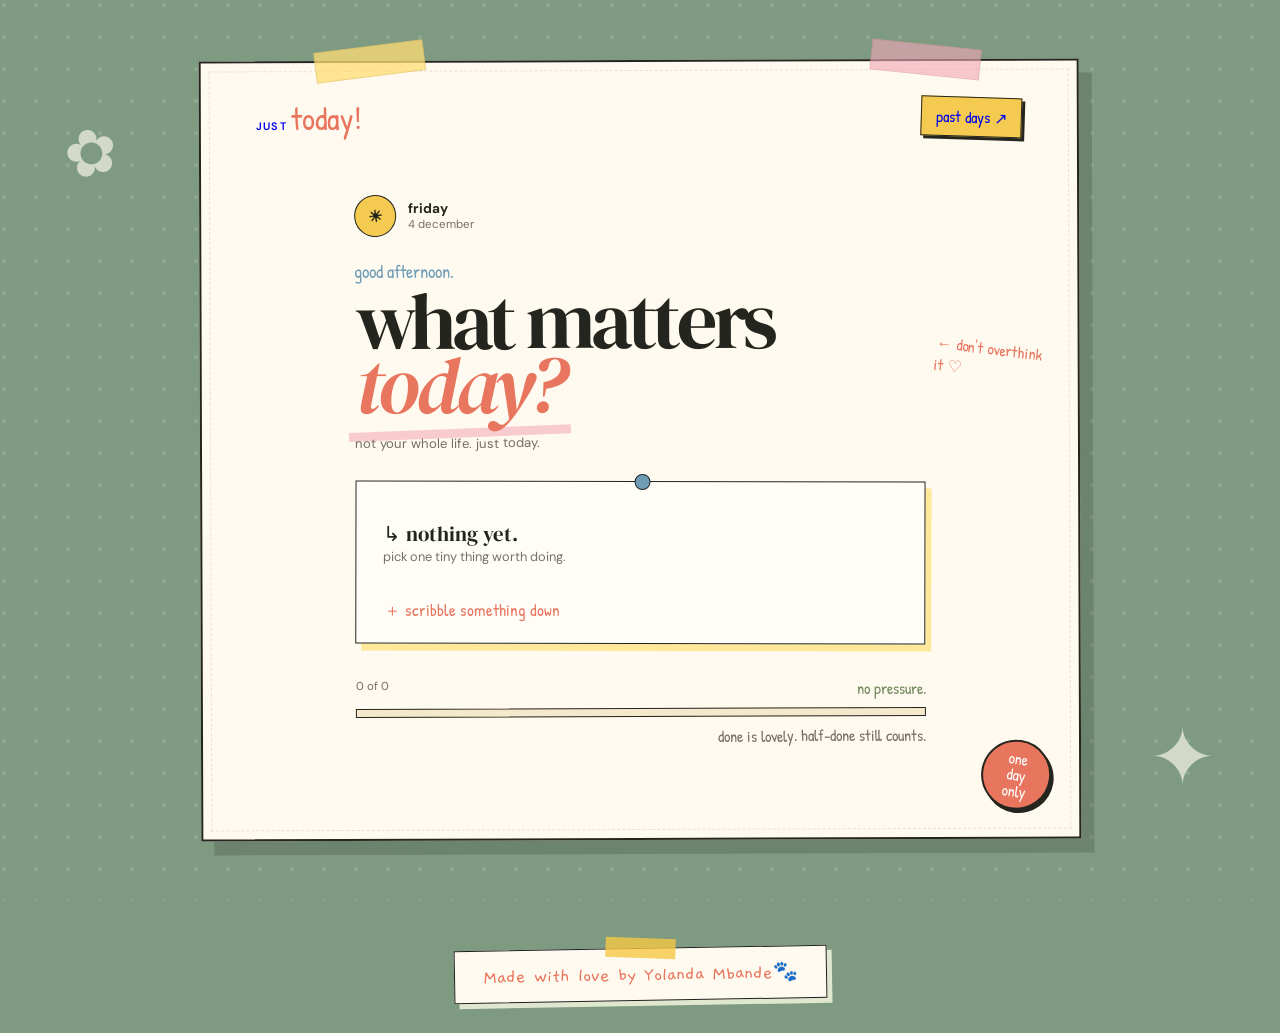
<file: index.html>
<!doctype html>
<html>
  <head>
    <meta charset="utf-8">
    <meta name="viewport" content="width=device-width,initial-scale=1">
    <title>Just Today
    </title>
    <link rel="icon" href="assets/icons/favicon.svg">
    <link rel="preconnect" href="https://fonts.googleapis.com">
    <link rel="preconnect" href="https://fonts.gstatic.com" crossorigin>
    <link rel="stylesheet" href="https://fonts.googleapis.com/css2?family=Gaegu&display=swap">
    <link href="https://fonts.googleapis.com/css2?family=DM+Sans:wght@400;500;600&family=DM+Serif+Display:ital@0;1&family=Patrick+Hand&display=swap" rel="stylesheet">
    <link rel="stylesheet" href="css/style.css">
  </head>
  <body>
    <main class="desk">
      <span class="doodle d1">✿
      </span>
      <span class="doodle d2">✦
      </span>
      <section class="journal">
        <i class="tape t1">
        </i>
        <i class="tape t2">
        </i>
        <header>
          <a class="brand" href="index.html">JUST 
            <b>today!
            </b>
          </a>
          <a class="tab" href="history.html">past days ↗
          </a>
        </header>
        <div class="content">
          <aside>← don't overthink it ♡
          </aside>
          <div class="datebox">
            <b>☀
            </b>
            <div>
              <strong id="day">
              </strong>
              <span id="date">
              </span>
            </div>
          </div>
          <p class="hello" id="hello">
          </p>
          <h1>what matters
            <br>
            <em>today?
            </em>
          </h1>
          <p class="sub">not your whole life. just today.
          </p>
          <section class="note">
            <i class="pin">
            </i>
            <div id="empty" class="empty" hidden>
              <b>↳ nothing yet.
              </b>
              <span>pick one tiny thing worth doing.
              </span>
            </div>
            <ul id="list">
            </ul>
            <form id="addForm">
              <button id="showAdd" class="add" type="button">＋ scribble something down
              </button>
              <div id="fields" hidden>
                <input id="newThing" maxlength="80" placeholder="go outside for a bit..." required>
                <div class="row">
                  <label>
                    <input id="repeat" type="checkbox"> bring this back tomorrow
                  </label>
                  <span>
                    <button id="cancel" type="button">never mind
                    </button>
                    <button class="dark">add it
                    </button>
                  </span>
                </div>
              </div>
            </form>
          </section>
          <footer>
            <div>
              <span id="count">0 of 0
              </span>
              <em id="whisper">no pressure.
              </em>
            </div>
            <div class="track">
              <i id="bar">
              </i>
            </div>
            <small>done is lovely. half-done still counts.
            </small>
          </footer>
        </div>
        <div class="sticker">one
          <br>day
          <br>only
        </div>
      </section>
    </main>
    <dialog id="editDialog">
      <form id="editForm">
        <div class="dialoghead">
          <b>change of plans?
          </b>
          <button id="close" type="button">×
          </button>
        </div>
        <input id="editText" maxlength="80" required>
        <label class="repeat">
          <input id="editRepeat" type="checkbox"> bring this back tomorrow
        </label>
        <div class="actions">
          <button id="remove" class="danger" type="button">delete
          </button>
          <button class="dark">save
          </button>
        </div>
      </form>
    </dialog>
    <script type="module" src="js/app.js">
    </script>
  </body>
   <footer class="site-footer">
  <p>Made with love by Yolanda Mbande<span role="img" aria-label="paw print">🐾</span></p>
</footer>
</html>
</file>
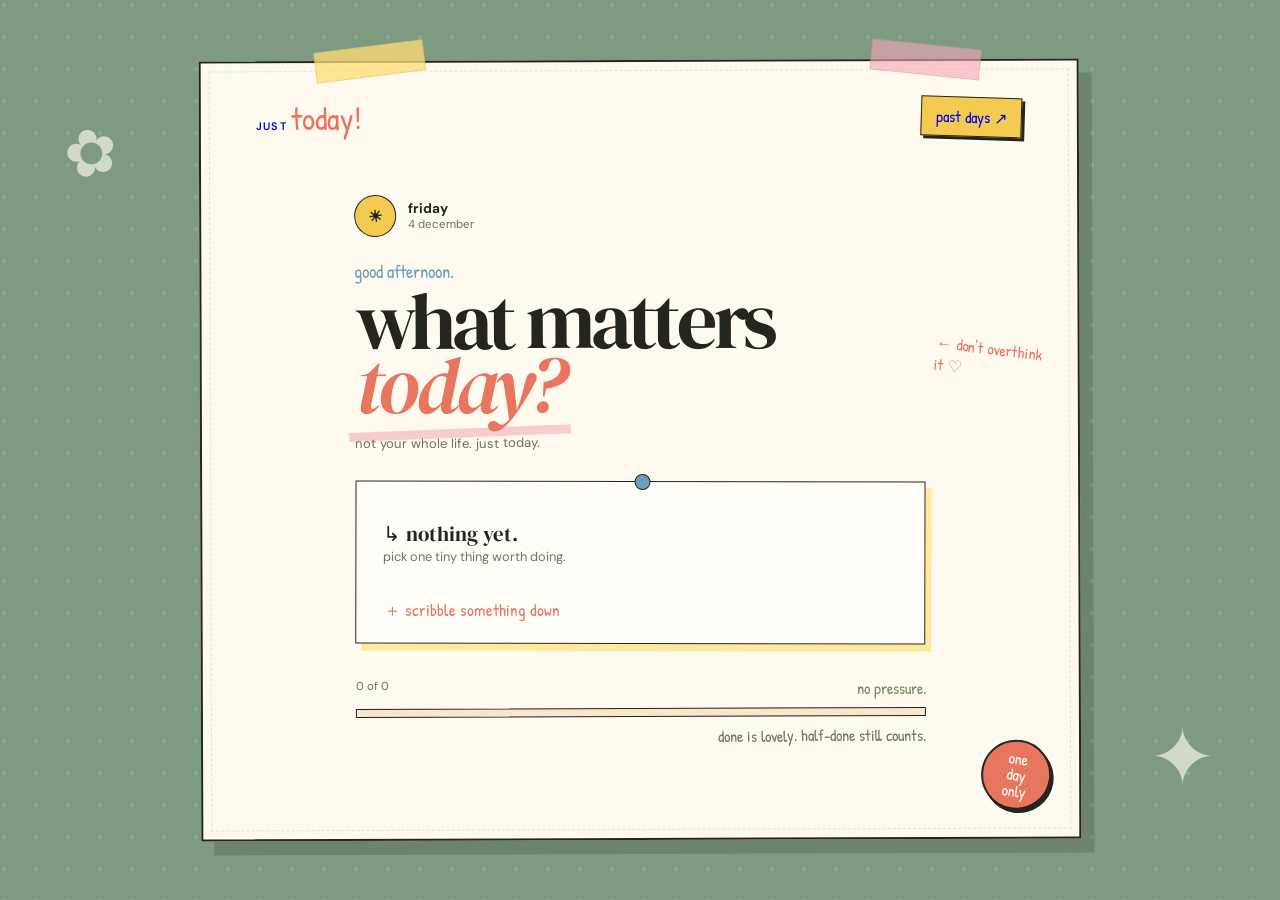
<file: just-today-redesign/index.html>
<!doctype html><html><head><meta charset="utf-8"><meta name="viewport" content="width=device-width,initial-scale=1"><title>Just Today</title><link rel="icon" href="assets/icons/favicon.svg"><link rel="preconnect" href="https://fonts.googleapis.com"><link rel="preconnect" href="https://fonts.gstatic.com" crossorigin><link href="https://fonts.googleapis.com/css2?family=DM+Sans:wght@400;500;600&family=DM+Serif+Display:ital@0;1&family=Patrick+Hand&display=swap" rel="stylesheet"><link rel="stylesheet" href="css/style.css"></head><body><main class="desk"><span class="doodle d1">✿</span><span class="doodle d2">✦</span><section class="journal"><i class="tape t1"></i><i class="tape t2"></i><header><a class="brand" href="index.html">JUST <b>today!</b></a><a class="tab" href="history.html">past days ↗</a></header><div class="content"><aside>← don't overthink it ♡</aside><div class="datebox"><b>☀</b><div><strong id="day"></strong><span id="date"></span></div></div><p class="hello" id="hello"></p><h1>what matters<br><em>today?</em></h1><p class="sub">not your whole life. just today.</p><section class="note"><i class="pin"></i><div id="empty" class="empty" hidden><b>↳ nothing yet.</b><span>pick one tiny thing worth doing.</span></div><ul id="list"></ul><form id="addForm"><button id="showAdd" class="add" type="button">＋ scribble something down</button><div id="fields" hidden><input id="newThing" maxlength="80" placeholder="go outside for a bit..." required><div class="row"><label><input id="repeat" type="checkbox"> bring this back tomorrow</label><span><button id="cancel" type="button">never mind</button><button class="dark">add it</button></span></div></div></form></section><footer><div><span id="count">0 of 0</span><em id="whisper">no pressure.</em></div><div class="track"><i id="bar"></i></div><small>done is lovely. half-done still counts.</small></footer></div><div class="sticker">one<br>day<br>only</div></section></main><dialog id="editDialog"><form id="editForm"><div class="dialoghead"><b>change of plans?</b><button id="close" type="button">×</button></div><input id="editText" maxlength="80" required><label class="repeat"><input id="editRepeat" type="checkbox"> bring this back tomorrow</label><div class="actions"><button id="remove" class="danger" type="button">delete</button><button class="dark">save</button></div></form></dialog><script type="module" src="js/app.js"></script></body></html>
</file>
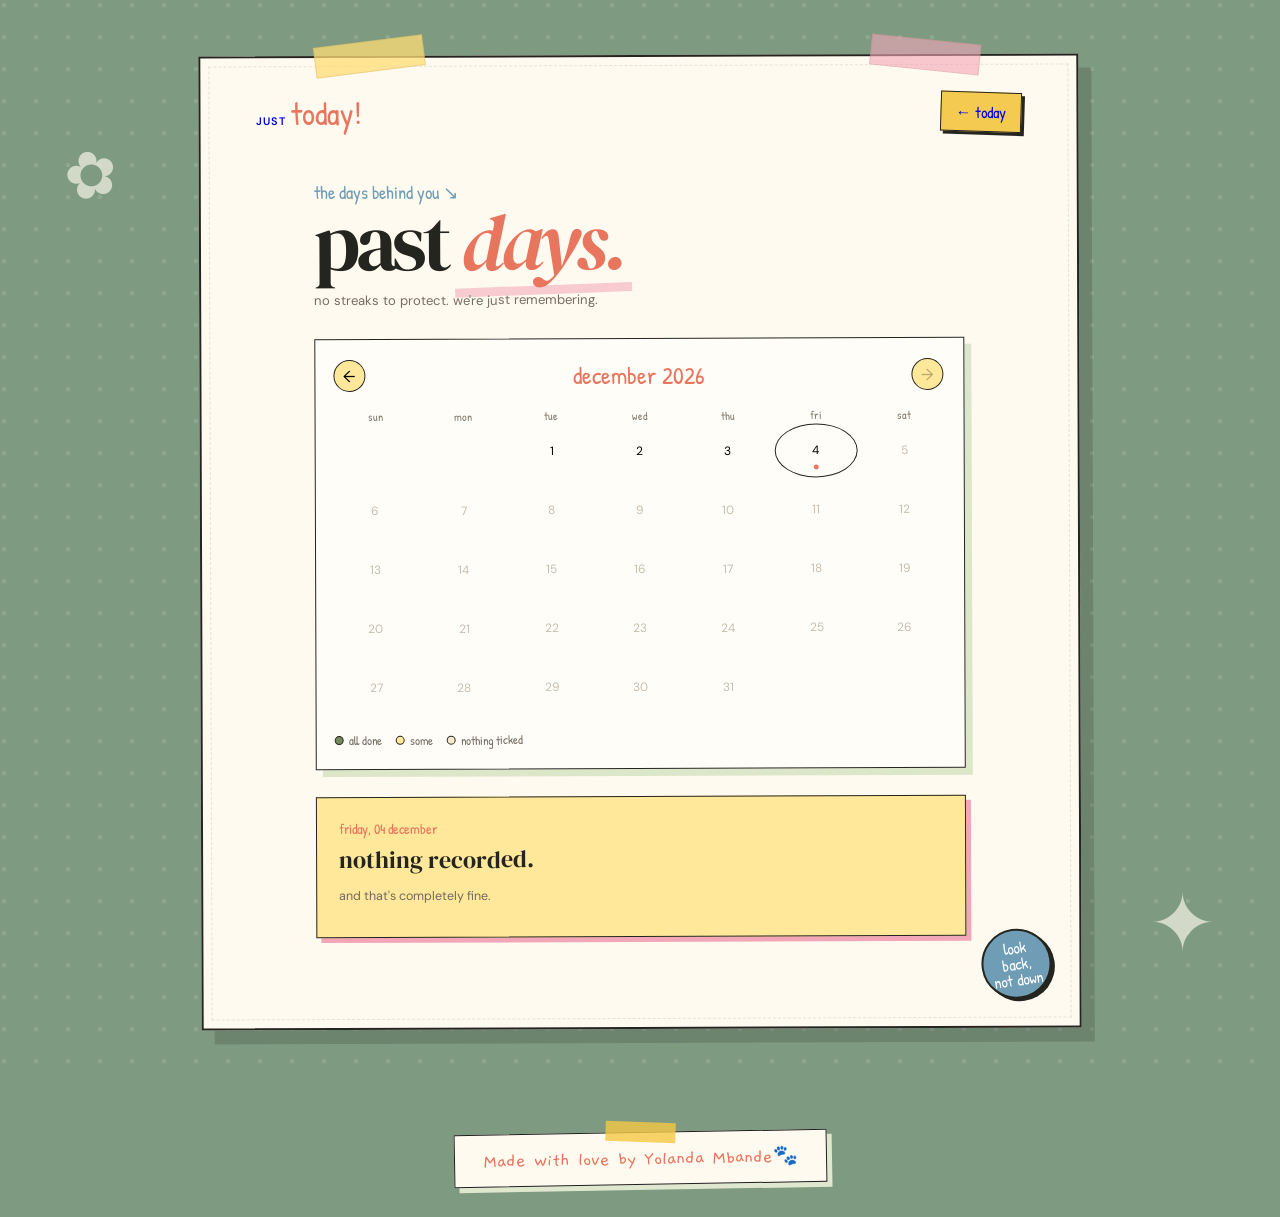
<file: history.html>
<!doctype html>
<html>
  <head>
    <meta charset="utf-8">
    <meta name="viewport" content="width=device-width,initial-scale=1">
    <title>Past Days — Just Today
    </title>
    <link rel="icon" href="assets/icons/favicon.svg">
    <link rel="preconnect" href="https://fonts.googleapis.com">
    <link rel="preconnect" href="https://fonts.gstatic.com" crossorigin>
    <link rel="stylesheet" href="https://fonts.googleapis.com/css2?family=Gaegu&display=swap">
    <link href="https://fonts.googleapis.com/css2?family=DM+Sans:wght@400;500;600&family=DM+Serif+Display:ital@0;1&family=Patrick+Hand&display=swap" rel="stylesheet">
    <link rel="stylesheet" href="css/style.css">
  </head>
  <body>
    <main class="desk">
      <span class="doodle d1">✿
      </span>
      <span class="doodle d2">✦
      </span>
      <section class="journal">
        <i class="tape t1">
        </i>
        <i class="tape t2">
        </i>
        <header>
          <a class="brand" href="index.html">JUST 
            <b>today!
            </b>
          </a>
          <a class="tab" href="index.html">← today
          </a>
        </header>
        <div class="history">
          <p class="hello">the days behind you ↘
          </p>
          <h1>past 
            <em>days.
            </em>
          </h1>
          <p class="sub">no streaks to protect. we're just remembering.
          </p>
          <section class="calendar">
            <div class="monthbar">
              <button id="prev">←
              </button>
              <h2 id="month">
              </h2>
              <button id="next">→
              </button>
            </div>
            <div class="week">
              <span>sun
              </span>
              <span>mon
              </span>
              <span>tue
              </span>
              <span>wed
              </span>
              <span>thu
              </span>
              <span>fri
              </span>
              <span>sat
              </span>
            </div>
            <div id="grid" class="grid">
            </div>
            <div class="key">
              <span>
                <i class="done">
                </i>all done
              </span>
              <span>
                <i class="some">
                </i>some
              </span>
              <span>
                <i class="none">
                </i>nothing ticked
              </span>
            </div>
          </section>
          <section id="detail" class="detail">
            <small>pick a day ↑
            </small>
            <h2>the little things live here.
            </h2>
            <p>click any past day to have a look.
            </p>
          </section>
        </div>
        <div class="sticker blue">look
          <br>back,
          <br>not down
        </div>
      </section>
    </main>
    <script type="module" src="js/history.js">
    </script>
  </body>

  <footer class="site-footer">
  <p>Made with love by Yolanda Mbande<span role="img" aria-label="paw print">🐾</span></p>
</footer>
</html>
</file>
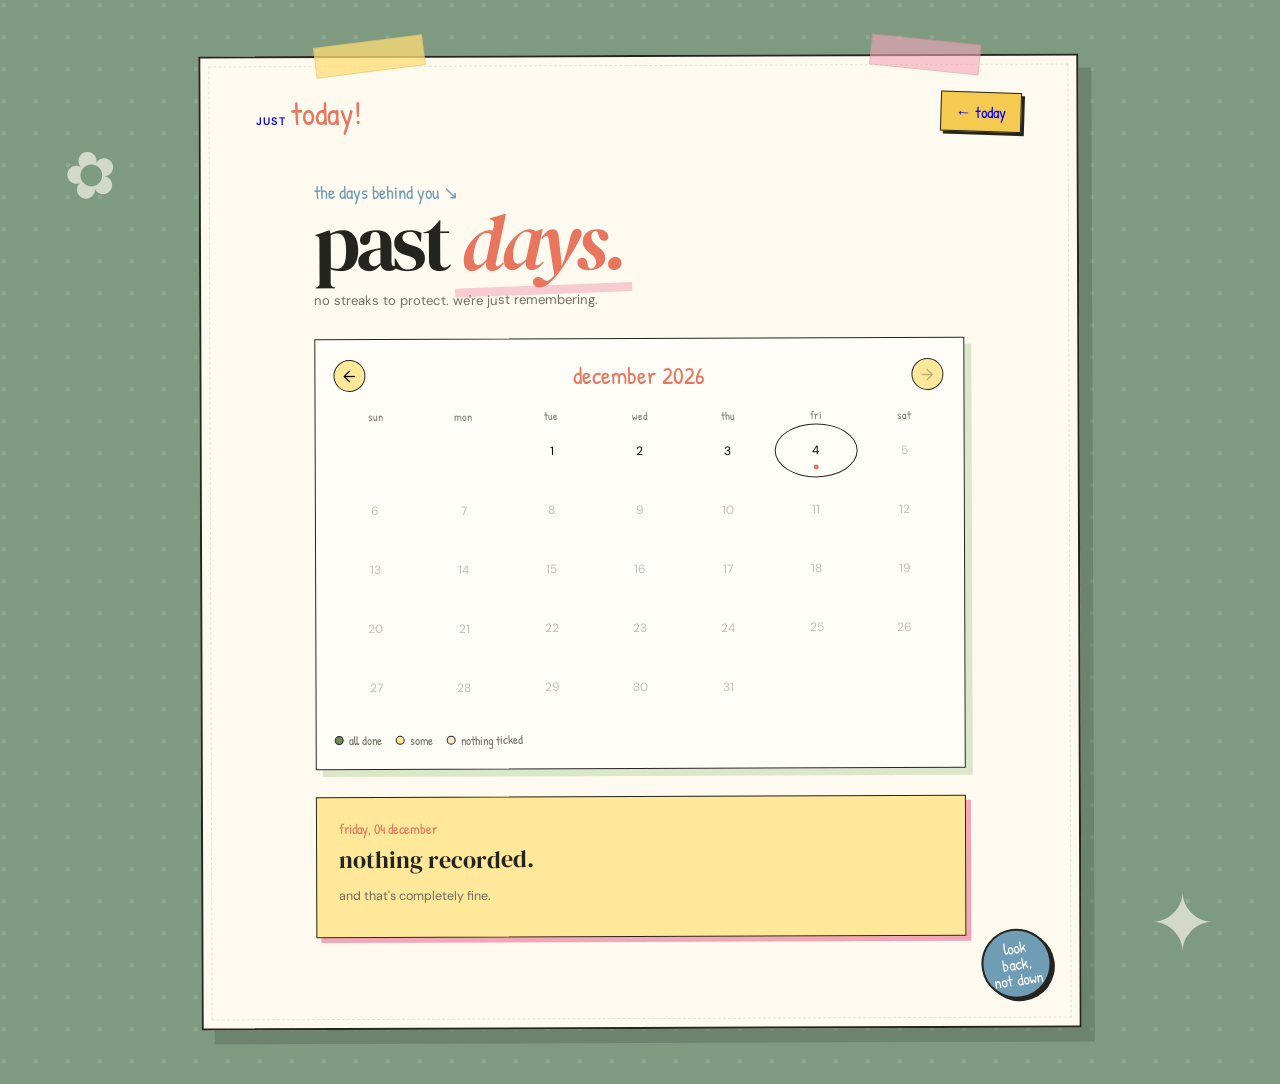
<file: just-today-redesign/history.html>
<!doctype html><html><head><meta charset="utf-8"><meta name="viewport" content="width=device-width,initial-scale=1"><title>Past Days — Just Today</title><link rel="icon" href="assets/icons/favicon.svg"><link rel="preconnect" href="https://fonts.googleapis.com"><link rel="preconnect" href="https://fonts.gstatic.com" crossorigin><link href="https://fonts.googleapis.com/css2?family=DM+Sans:wght@400;500;600&family=DM+Serif+Display:ital@0;1&family=Patrick+Hand&display=swap" rel="stylesheet"><link rel="stylesheet" href="css/style.css"></head><body><main class="desk"><span class="doodle d1">✿</span><span class="doodle d2">✦</span><section class="journal"><i class="tape t1"></i><i class="tape t2"></i><header><a class="brand" href="index.html">JUST <b>today!</b></a><a class="tab" href="index.html">← today</a></header><div class="history"><p class="hello">the days behind you ↘</p><h1>past <em>days.</em></h1><p class="sub">no streaks to protect. we're just remembering.</p><section class="calendar"><div class="monthbar"><button id="prev">←</button><h2 id="month"></h2><button id="next">→</button></div><div class="week"><span>sun</span><span>mon</span><span>tue</span><span>wed</span><span>thu</span><span>fri</span><span>sat</span></div><div id="grid" class="grid"></div><div class="key"><span><i class="done"></i>all done</span><span><i class="some"></i>some</span><span><i class="none"></i>nothing ticked</span></div></section><section id="detail" class="detail"><small>pick a day ↑</small><h2>the little things live here.</h2><p>click any past day to have a look.</p></section></div><div class="sticker blue">look<br>back,<br>not down</div></section></main><script type="module" src="js/history.js"></script></body></html>
</file>
<file: css/style.css>
:root {
  --paper:#fffaf0;
  --ink:#25251f;
  --yellow:#f4cb50;
  --coral:#e8755e;
  --pink:#f3a6b8;
  --blue:#6f9db6;
  --green:#71895c;
  --cream:#f5e8cb;
  --line:#d9cfbd;
  --desk:#7e9b82
}

* {
  box-sizing:border-box
}

body {
  margin:0;
  min-height:100vh;
  background:var(--desk);
  color:var(--ink);
  font-family:"DM Sans",sans-serif
}

button,input {
  font:inherit
}

.desk {
  position:relative;
  min-height:100vh;
  padding:55px 24px;
  display:grid;
  place-items:center;
  overflow:hidden;
  background:radial-gradient(circle at 12% 16%,#ffffff1f 0 2px,transparent 2.5px),var(--desk);
  background-size:32px 32px
}

.journal {
  position:relative;
  width:min(100%,880px);
  min-height:780px;
  padding:34px 55px 60px;
  background:var(--paper);
  border:2px solid var(--ink);
  box-shadow:13px 14px 0 #25251f33;
  transform:rotate(-.2deg)
}

.journal:after {
  content:"";
  position:absolute;
  inset:8px;
  border:1px dashed #25251f1c;
  pointer-events:none
}

.tape {
  position:absolute;
  z-index:5;
  top:-17px;
  width:110px;
  height:31px;
  background:#ffdd76bf;
  border:1px solid #775c1b1f
}

.t1 {
  left:13%;
  transform:rotate(-7deg)
}

.t2 {
  right:11%;
  transform:rotate(6deg);
  background:#f3a6b899
}

header {
  position:relative;
  z-index:6;
  display:flex;
  justify-content:space-between;
  align-items:center
}

header a {
  text-decoration:none
}

.brand {
  font-size:.68rem;
  font-weight:600;
  letter-spacing:.12em
}

.brand b {
  font:400 2rem "Patrick Hand";
  letter-spacing:0;
  color:var(--coral)
}

.tab {
  padding:8px 14px;
  background:var(--yellow);
  border:1.5px solid var(--ink);
  box-shadow:3px 3px 0 var(--ink);
  font:1rem "Patrick Hand";
  transform:rotate(2deg)
}

.content,.history {
  position:relative;
  z-index:2;
  width:min(100%,570px);
  margin:55px auto 30px
}

.history {
  width:min(100%,650px);
  margin-top:45px
}

.content aside {
  position:absolute;
  right:-125px;
  top:145px;
  width:115px;
  color:var(--coral);
  font:1rem "Patrick Hand";
  transform:rotate(7deg)
}

.datebox {
  display:flex;
  gap:12px;
  align-items:center;
  margin-bottom:22px
}

.datebox>b {
  display:grid;
  place-items:center;
  width:42px;
  height:42px;
  border-radius:50%;
  background:var(--yellow);
  border:1.5px solid var(--ink);
  transform:rotate(-8deg)
}

.datebox div {
  display:flex;
  flex-direction:column
}

.datebox strong {
  font-size:.85rem;
  text-transform:lowercase
}

.datebox span {
  font-size:.72rem;
  color:#756e64
}

.hello {
  margin:0 0 5px;
  color:var(--blue);
  font:1.15rem "Patrick Hand"
}

h1 {
  margin:0;
  font:400 clamp(3rem,8vw,5rem)/.8 "DM Serif Display";
  letter-spacing:-.055em
}

h1 em {
  position:relative;
  color:var(--coral);
  font-weight:400
}

h1 em:after {
  content:"";
  position:absolute;
  z-index:-1;
  left:-3%;
  right:-4%;
  bottom:2px;
  height:9px;
  background:var(--pink);
  opacity:.55;
  transform:rotate(-2deg)
}

.sub {
  margin:18px 0 30px;
  color:#746e64;
  font-size:.82rem
}

.note {
  position:relative;
  padding:12px 22px 20px;
  background:#fffdf8;
  border:1.5px solid var(--ink);
  box-shadow:6px 7px 0 #ffe89a;
  transform:rotate(.3deg)
}

.pin {
  position:absolute;
  top:-8px;
  left:49%;
  width:16px;
  height:16px;
  border-radius:50%;
  background:var(--blue);
  border:1.5px solid var(--ink)
}

ul {
  list-style:none;
  padding:0;
  margin:0
}

.thing {
  display:grid;
  grid-template-columns:30px minmax(0,1fr) 35px;
  gap:10px;
  align-items:center;
  min-height:58px;
  border-bottom:1px dashed var(--line)
}

.check {
  width:23px;
  height:23px;
  padding:0;
  border:1.5px solid var(--ink);
  background:var(--paper);
  cursor:pointer;
  transform:rotate(-4deg)
}

.thing:nth-child(even) .check {
  border-radius:50%
}

.check span {
  opacity:0
}

.thing.complete .check {
  background:var(--green);
  color:white
}

.thing.complete .check span {
  opacity:1
}

.text {
  font-size:.91rem;
  overflow-wrap:anywhere
}

.thing.complete .text {
  color:#817b71;
  text-decoration:line-through 2px var(--coral)
}

.repeatmark {
  margin-left:7px;
  color:var(--blue)
}

.edit {
  opacity:.3;
  border:0;
  background:none;
  cursor:pointer;
  font-size:1.1rem
}

.thing:hover .edit {
  opacity:1
}

.add {
  margin-top:15px;
  border:0;
  background:none;
  color:var(--coral);
  font:1.05rem "Patrick Hand";
  cursor:pointer
}

.empty {
  padding:25px 5px 18px;
  display:grid
}

.empty b {
  font:1.3rem "DM Serif Display"
}

.empty span {
  font-size:.8rem;
  color:#777066
}

[hidden] {
  display:none!important
}

#fields {
  padding-top:15px
}

#fields>input,dialog input[type=text] {
  width:100%;
  padding:10px 3px;
  border:0;
  border-bottom:2px solid var(--blue);
  outline:0;
  background:none;
  font:1.3rem "Patrick Hand"
}

.row,.actions {
  display:flex;
  justify-content:space-between;
  align-items:center;
  gap:10px;
  margin-top:13px
}

.row label,.repeat {
  font:.86rem "Patrick Hand";
  color:#6e685e
}

.row button,.actions button {
  border:0;
  background:none;
  padding:7px 10px;
  cursor:pointer;
  font:.9rem "Patrick Hand"
}

.dark {
  background:var(--ink)!important;
  color:white!important;
  box-shadow:2px 2px 0 var(--coral)
}

input[type=checkbox] {
  accent-color:var(--green)
}

footer {
  margin-top:34px
}

footer>div:first-child {
  display:flex;
  justify-content:space-between;
  font-size:.72rem;
  color:#716b62
}

footer em,footer small {
  font:1rem "Patrick Hand";
  color:var(--green)
}

footer small {
  display:block;
  text-align:right;
  margin-top:8px;
  color:#777066
}

.track {
  height:9px;
  margin-top:8px;
  background:var(--cream);
  border:1px solid var(--ink)
}

.track i {
  display:block;
  width:0;
  height:100%;
  background:repeating-linear-gradient(-45deg,var(--yellow),var(--yellow) 7px,var(--coral) 7px,var(--coral) 10px);
  transition:width .3s
}

.sticker {
  position:absolute;
  z-index:4;
  right:28px;
  bottom:27px;
  width:70px;
  height:70px;
  display:grid;
  place-items:center;
  text-align:center;
  border-radius:50%;
  background:var(--coral);
  color:white;
  border:2px solid var(--ink);
  box-shadow:3px 3px 0 var(--ink);
  font:1rem/1 "Patrick Hand";
  transform:rotate(9deg)
}

.sticker.blue {
  background:var(--blue);
  transform:rotate(-8deg)
}

.doodle {
  position:absolute;
  color:#fffaf0a6;
  font:4rem "Patrick Hand"
}

.d1 {
  left:5%;
  top:12%;
  transform:rotate(-15deg)
}

.d2 {
  right:5%;
  bottom:10%;
  font-size:5rem
}

.calendar {
  width:100%;
  overflow:hidden;
  padding:20px 18px;
  background:#fffdf8;
  border:1.5px solid var(--ink);
  box-shadow:7px 7px 0 #dce6c9
}

.monthbar {
  display:grid;
  grid-template-columns:34px minmax(0,1fr) 34px;
  align-items:center;
  margin-bottom:17px
}

.monthbar h2 {
  margin:0;
  text-align:center;
  font:1.5rem "Patrick Hand";
  color:var(--coral)
}

.monthbar button {
  width:32px;
  height:32px;
  border:1px solid var(--ink);
  border-radius:50%;
  background:#ffe89a;
  cursor:pointer
}

.week,.grid {
  width:100%;
  display:grid;
  grid-template-columns:repeat(7,minmax(0,1fr));
  gap:5px
}

.week {
  text-align:center;
  font:.72rem "Patrick Hand";
  color:#827b70
}

.day {
  position:relative;
  width:100%;
  min-width:0;
  height:54px;
  padding:0;
  border:1px solid transparent;
  background:none;
  display:grid;
  place-items:center;
  cursor:pointer;
  font-size:.75rem
}

.day:disabled {
  color:#c6beb1
}

.day.selected {
  border:1.5px solid var(--ink)!important;
  border-radius:50%
}

.day.today:after {
  content:"";
  position:absolute;
  bottom:7px;
  width:5px;
  height:5px;
  border-radius:50%;
  background:var(--coral)
}

.day.status-done {
  background:var(--green);
  color:white;
  border-radius:48%
}

.day.status-some {
  background:#ffe89a;
  border-radius:45% 55%
}

.day.status-none {
  background:var(--cream);
  border-radius:50%
}

.key {
  display:flex;
  gap:14px;
  flex-wrap:wrap;
  margin-top:17px;
  font:.78rem "Patrick Hand";
  color:#756f65
}

.key span {
  display:flex;
  align-items:center;
  gap:5px
}

.key i {
  width:9px;
  height:9px;
  border:1px solid var(--ink);
  border-radius:50%
}

.key .done {
  background:var(--green)
}

.key .some {
  background:#ffe89a
}

.key .none {
  background:var(--cream)
}

.detail {
  margin-top:27px;
  padding:20px 22px;
  background:#ffe89a;
  border:1.5px solid var(--ink);
  box-shadow:5px 5px 0 var(--pink)
}

.detail small {
  color:var(--coral);
  font:.9rem "Patrick Hand"
}

.detail h2 {
  margin:4px 0;
  font:400 1.5rem "DM Serif Display"
}

.detail p {
  font-size:.78rem;
  color:#706a60
}

.detail ul {
  margin-top:15px
}

.detail li {
  padding:9px 0;
  border-bottom:1px dashed #25251f40;
  font-size:.83rem
}

.detail li.done {
  text-decoration:line-through 2px var(--coral)
}

dialog {
  width:min(calc(100% - 30px),430px);
  padding:0;
  border:2px solid var(--ink);
  background:var(--paper);
  box-shadow:8px 8px 0 var(--ink)
}

dialog::backdrop {
  background:#25251f59
}

dialog form {
  padding:24px
}

.dialoghead {
  display:flex;
  justify-content:space-between
}

.dialoghead b {
  font:1.35rem "Patrick Hand"
}

.dialoghead button {
  border:0;
  background:none;
  font-size:1.5rem
}

.repeat {
  display:block;
  margin-top:14px
}

.danger {
  color:var(--coral)!important
}

@media(max-width:820px) {
  .content aside {
  display:none
}

}

@media(max-width:650px) {
  .desk {
  padding:18px 12px;
  display:block;
  overflow:visible
}

.journal {
  width:100%;
  min-height:calc(100vh - 36px);
  padding:25px 20px 70px;
  transform:none;
  box-shadow:7px 8px 0 #25251f33
}

.tape {
  width:75px
}

.content,.history {
  margin-top:45px
}

h1 {
  font-size:3.5rem
}

.note {
  padding-inline:15px
}

.calendar {
  padding:15px 8px
}

.week,.grid {
  gap:2px
}

.day {
  height:43px;
  font-size:.68rem
}

.sticker {
  width:58px;
  height:58px;
  right:17px;
  bottom:18px;
  font-size:.85rem
}

.doodle {
  display:none
}

}
.site-footer {
  position: relative;
  width: fit-content;
  margin: 48px auto 32px;
  padding: 12px 28px;
  background: #fffaf0;
  border: 1.5px solid #1f1f1f;
  box-shadow: 5px 5px 0 #dfe8cf;
  transform: rotate(-1deg);
  text-align: center;
  font-family: "Gaegu", cursive;
  font-size: 1.25rem;
  color: #e8735a;
}

.site-footer p { margin: 0; }

/* tape strip */
.site-footer::before {
  content: "";
  position: absolute;
  top: -11px;
  left: 50%;
  width: 70px;
  height: 20px;
  background: rgba(246, 201, 69, 0.8);
  transform: translateX(-50%) rotate(3deg);
}

/* the paw gives a little wiggle on hover */
.site-footer span {
  display: inline-block;
  transition: transform 0.2s;
}
.site-footer:hover span {
  transform: rotate(-15deg) scale(1.2);
}
</file>
<file: just-today-redesign/css/style.css>
:root{--paper:#fffaf0;--ink:#25251f;--yellow:#f4cb50;--coral:#e8755e;--pink:#f3a6b8;--blue:#6f9db6;--green:#71895c;--cream:#f5e8cb;--line:#d9cfbd;--desk:#7e9b82}*{box-sizing:border-box}body{margin:0;min-height:100vh;background:var(--desk);color:var(--ink);font-family:"DM Sans",sans-serif}button,input{font:inherit}.desk{position:relative;min-height:100vh;padding:55px 24px;display:grid;place-items:center;overflow:hidden;background:radial-gradient(circle at 12% 16%,#ffffff1f 0 2px,transparent 2.5px),var(--desk);background-size:32px 32px}.journal{position:relative;width:min(100%,880px);min-height:780px;padding:34px 55px 60px;background:var(--paper);border:2px solid var(--ink);box-shadow:13px 14px 0 #25251f33;transform:rotate(-.2deg)}.journal:after{content:"";position:absolute;inset:8px;border:1px dashed #25251f1c;pointer-events:none}.tape{position:absolute;z-index:5;top:-17px;width:110px;height:31px;background:#ffdd76bf;border:1px solid #775c1b1f}.t1{left:13%;transform:rotate(-7deg)}.t2{right:11%;transform:rotate(6deg);background:#f3a6b899}header{position:relative;z-index:6;display:flex;justify-content:space-between;align-items:center}header a{text-decoration:none}.brand{font-size:.68rem;font-weight:600;letter-spacing:.12em}.brand b{font:400 2rem "Patrick Hand";letter-spacing:0;color:var(--coral)}.tab{padding:8px 14px;background:var(--yellow);border:1.5px solid var(--ink);box-shadow:3px 3px 0 var(--ink);font:1rem "Patrick Hand";transform:rotate(2deg)}.content,.history{position:relative;z-index:2;width:min(100%,570px);margin:55px auto 30px}.history{width:min(100%,650px);margin-top:45px}.content aside{position:absolute;right:-125px;top:145px;width:115px;color:var(--coral);font:1rem "Patrick Hand";transform:rotate(7deg)}.datebox{display:flex;gap:12px;align-items:center;margin-bottom:22px}.datebox>b{display:grid;place-items:center;width:42px;height:42px;border-radius:50%;background:var(--yellow);border:1.5px solid var(--ink);transform:rotate(-8deg)}.datebox div{display:flex;flex-direction:column}.datebox strong{font-size:.85rem;text-transform:lowercase}.datebox span{font-size:.72rem;color:#756e64}.hello{margin:0 0 5px;color:var(--blue);font:1.15rem "Patrick Hand"}h1{margin:0;font:400 clamp(3rem,8vw,5rem)/.8 "DM Serif Display";letter-spacing:-.055em}h1 em{position:relative;color:var(--coral);font-weight:400}h1 em:after{content:"";position:absolute;z-index:-1;left:-3%;right:-4%;bottom:2px;height:9px;background:var(--pink);opacity:.55;transform:rotate(-2deg)}.sub{margin:18px 0 30px;color:#746e64;font-size:.82rem}.note{position:relative;padding:12px 22px 20px;background:#fffdf8;border:1.5px solid var(--ink);box-shadow:6px 7px 0 #ffe89a;transform:rotate(.3deg)}.pin{position:absolute;top:-8px;left:49%;width:16px;height:16px;border-radius:50%;background:var(--blue);border:1.5px solid var(--ink)}ul{list-style:none;padding:0;margin:0}.thing{display:grid;grid-template-columns:30px minmax(0,1fr) 35px;gap:10px;align-items:center;min-height:58px;border-bottom:1px dashed var(--line)}.check{width:23px;height:23px;padding:0;border:1.5px solid var(--ink);background:var(--paper);cursor:pointer;transform:rotate(-4deg)}.thing:nth-child(even) .check{border-radius:50%}.check span{opacity:0}.thing.complete .check{background:var(--green);color:white}.thing.complete .check span{opacity:1}.text{font-size:.91rem;overflow-wrap:anywhere}.thing.complete .text{color:#817b71;text-decoration:line-through 2px var(--coral)}.repeatmark{margin-left:7px;color:var(--blue)}.edit{opacity:.3;border:0;background:none;cursor:pointer;font-size:1.1rem}.thing:hover .edit{opacity:1}.add{margin-top:15px;border:0;background:none;color:var(--coral);font:1.05rem "Patrick Hand";cursor:pointer}.empty{padding:25px 5px 18px;display:grid}.empty b{font:1.3rem "DM Serif Display"}.empty span{font-size:.8rem;color:#777066}[hidden]{display:none!important}#fields{padding-top:15px}#fields>input,dialog input[type=text]{width:100%;padding:10px 3px;border:0;border-bottom:2px solid var(--blue);outline:0;background:none;font:1.3rem "Patrick Hand"}.row,.actions{display:flex;justify-content:space-between;align-items:center;gap:10px;margin-top:13px}.row label,.repeat{font:.86rem "Patrick Hand";color:#6e685e}.row button,.actions button{border:0;background:none;padding:7px 10px;cursor:pointer;font:.9rem "Patrick Hand"}.dark{background:var(--ink)!important;color:white!important;box-shadow:2px 2px 0 var(--coral)}input[type=checkbox]{accent-color:var(--green)}footer{margin-top:34px}footer>div:first-child{display:flex;justify-content:space-between;font-size:.72rem;color:#716b62}footer em,footer small{font:1rem "Patrick Hand";color:var(--green)}footer small{display:block;text-align:right;margin-top:8px;color:#777066}.track{height:9px;margin-top:8px;background:var(--cream);border:1px solid var(--ink)}.track i{display:block;width:0;height:100%;background:repeating-linear-gradient(-45deg,var(--yellow),var(--yellow) 7px,var(--coral) 7px,var(--coral) 10px);transition:width .3s}.sticker{position:absolute;z-index:4;right:28px;bottom:27px;width:70px;height:70px;display:grid;place-items:center;text-align:center;border-radius:50%;background:var(--coral);color:white;border:2px solid var(--ink);box-shadow:3px 3px 0 var(--ink);font:1rem/1 "Patrick Hand";transform:rotate(9deg)}.sticker.blue{background:var(--blue);transform:rotate(-8deg)}.doodle{position:absolute;color:#fffaf0a6;font:4rem "Patrick Hand"}.d1{left:5%;top:12%;transform:rotate(-15deg)}.d2{right:5%;bottom:10%;font-size:5rem}.calendar{width:100%;overflow:hidden;padding:20px 18px;background:#fffdf8;border:1.5px solid var(--ink);box-shadow:7px 7px 0 #dce6c9}.monthbar{display:grid;grid-template-columns:34px minmax(0,1fr) 34px;align-items:center;margin-bottom:17px}.monthbar h2{margin:0;text-align:center;font:1.5rem "Patrick Hand";color:var(--coral)}.monthbar button{width:32px;height:32px;border:1px solid var(--ink);border-radius:50%;background:#ffe89a;cursor:pointer}.week,.grid{width:100%;display:grid;grid-template-columns:repeat(7,minmax(0,1fr));gap:5px}.week{text-align:center;font:.72rem "Patrick Hand";color:#827b70}.day{position:relative;width:100%;min-width:0;height:54px;padding:0;border:1px solid transparent;background:none;display:grid;place-items:center;cursor:pointer;font-size:.75rem}.day:disabled{color:#c6beb1}.day.selected{border:1.5px solid var(--ink)!important;border-radius:50%}.day.today:after{content:"";position:absolute;bottom:7px;width:5px;height:5px;border-radius:50%;background:var(--coral)}.day.status-done{background:var(--green);color:white;border-radius:48%}.day.status-some{background:#ffe89a;border-radius:45% 55%}.day.status-none{background:var(--cream);border-radius:50%}.key{display:flex;gap:14px;flex-wrap:wrap;margin-top:17px;font:.78rem "Patrick Hand";color:#756f65}.key span{display:flex;align-items:center;gap:5px}.key i{width:9px;height:9px;border:1px solid var(--ink);border-radius:50%}.key .done{background:var(--green)}.key .some{background:#ffe89a}.key .none{background:var(--cream)}.detail{margin-top:27px;padding:20px 22px;background:#ffe89a;border:1.5px solid var(--ink);box-shadow:5px 5px 0 var(--pink)}.detail small{color:var(--coral);font:.9rem "Patrick Hand"}.detail h2{margin:4px 0;font:400 1.5rem "DM Serif Display"}.detail p{font-size:.78rem;color:#706a60}.detail ul{margin-top:15px}.detail li{padding:9px 0;border-bottom:1px dashed #25251f40;font-size:.83rem}.detail li.done{text-decoration:line-through 2px var(--coral)}dialog{width:min(calc(100% - 30px),430px);padding:0;border:2px solid var(--ink);background:var(--paper);box-shadow:8px 8px 0 var(--ink)}dialog::backdrop{background:#25251f59}dialog form{padding:24px}.dialoghead{display:flex;justify-content:space-between}.dialoghead b{font:1.35rem "Patrick Hand"}.dialoghead button{border:0;background:none;font-size:1.5rem}.repeat{display:block;margin-top:14px}.danger{color:var(--coral)!important}@media(max-width:820px){.content aside{display:none}}@media(max-width:650px){.desk{padding:18px 12px;display:block;overflow:visible}.journal{width:100%;min-height:calc(100vh - 36px);padding:25px 20px 70px;transform:none;box-shadow:7px 8px 0 #25251f33}.tape{width:75px}.content,.history{margin-top:45px}h1{font-size:3.5rem}.note{padding-inline:15px}.calendar{padding:15px 8px}.week,.grid{gap:2px}.day{height:43px;font-size:.68rem}.sticker{width:58px;height:58px;right:17px;bottom:18px;font-size:.85rem}.doodle{display:none}}
</file>
